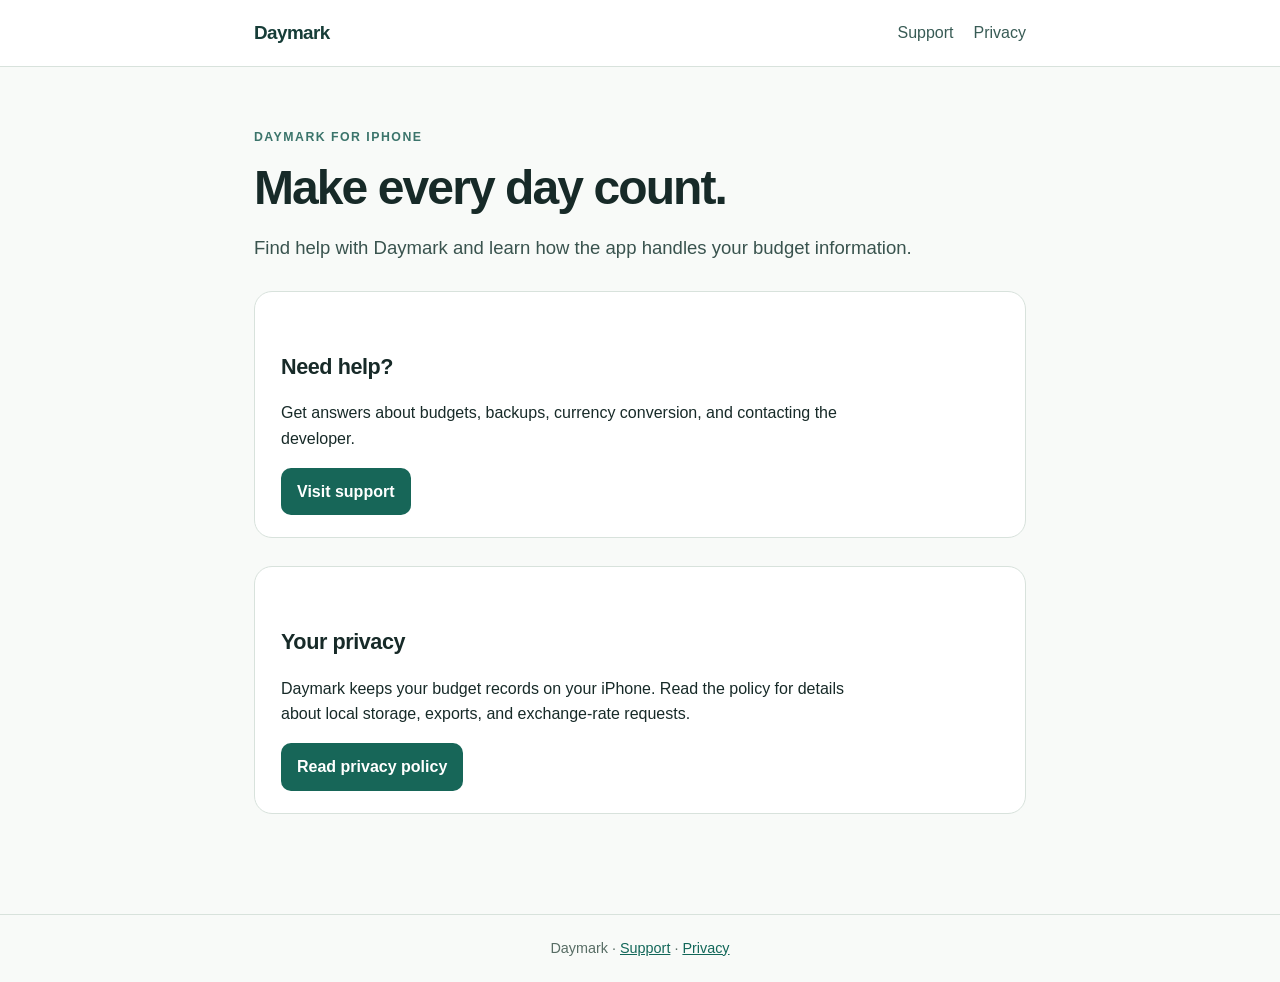
<file: index.html>
<!doctype html><html lang="en"><head><meta charset="utf-8"><meta name="viewport" content="width=device-width,initial-scale=1"><meta name="description" content="Official Daymark support and privacy information."><title>Daymark · Support and privacy</title><link rel="stylesheet" href="style.css"></head><body><header><nav><a class="brand" href="./">Daymark</a><div class="links"><a href="support/">Support</a><a href="privacy/">Privacy</a></div></nav></header><main><p class="eyebrow">Daymark for iPhone</p><h1>Make every day count.</h1><p class="lead">Find help with Daymark and learn how the app handles your budget information.</p><div class="card"><h2>Need help?</h2><p>Get answers about budgets, backups, currency conversion, and contacting the developer.</p><a class="button" href="support/">Visit support</a></div><div class="card"><h2>Your privacy</h2><p>Daymark keeps your budget records on your iPhone. Read the policy for details about local storage, exports, and exchange-rate requests.</p><a class="button" href="privacy/">Read privacy policy</a></div></main><footer>Daymark · <a href="support/">Support</a> · <a href="privacy/">Privacy</a></footer></body></html>
</file>
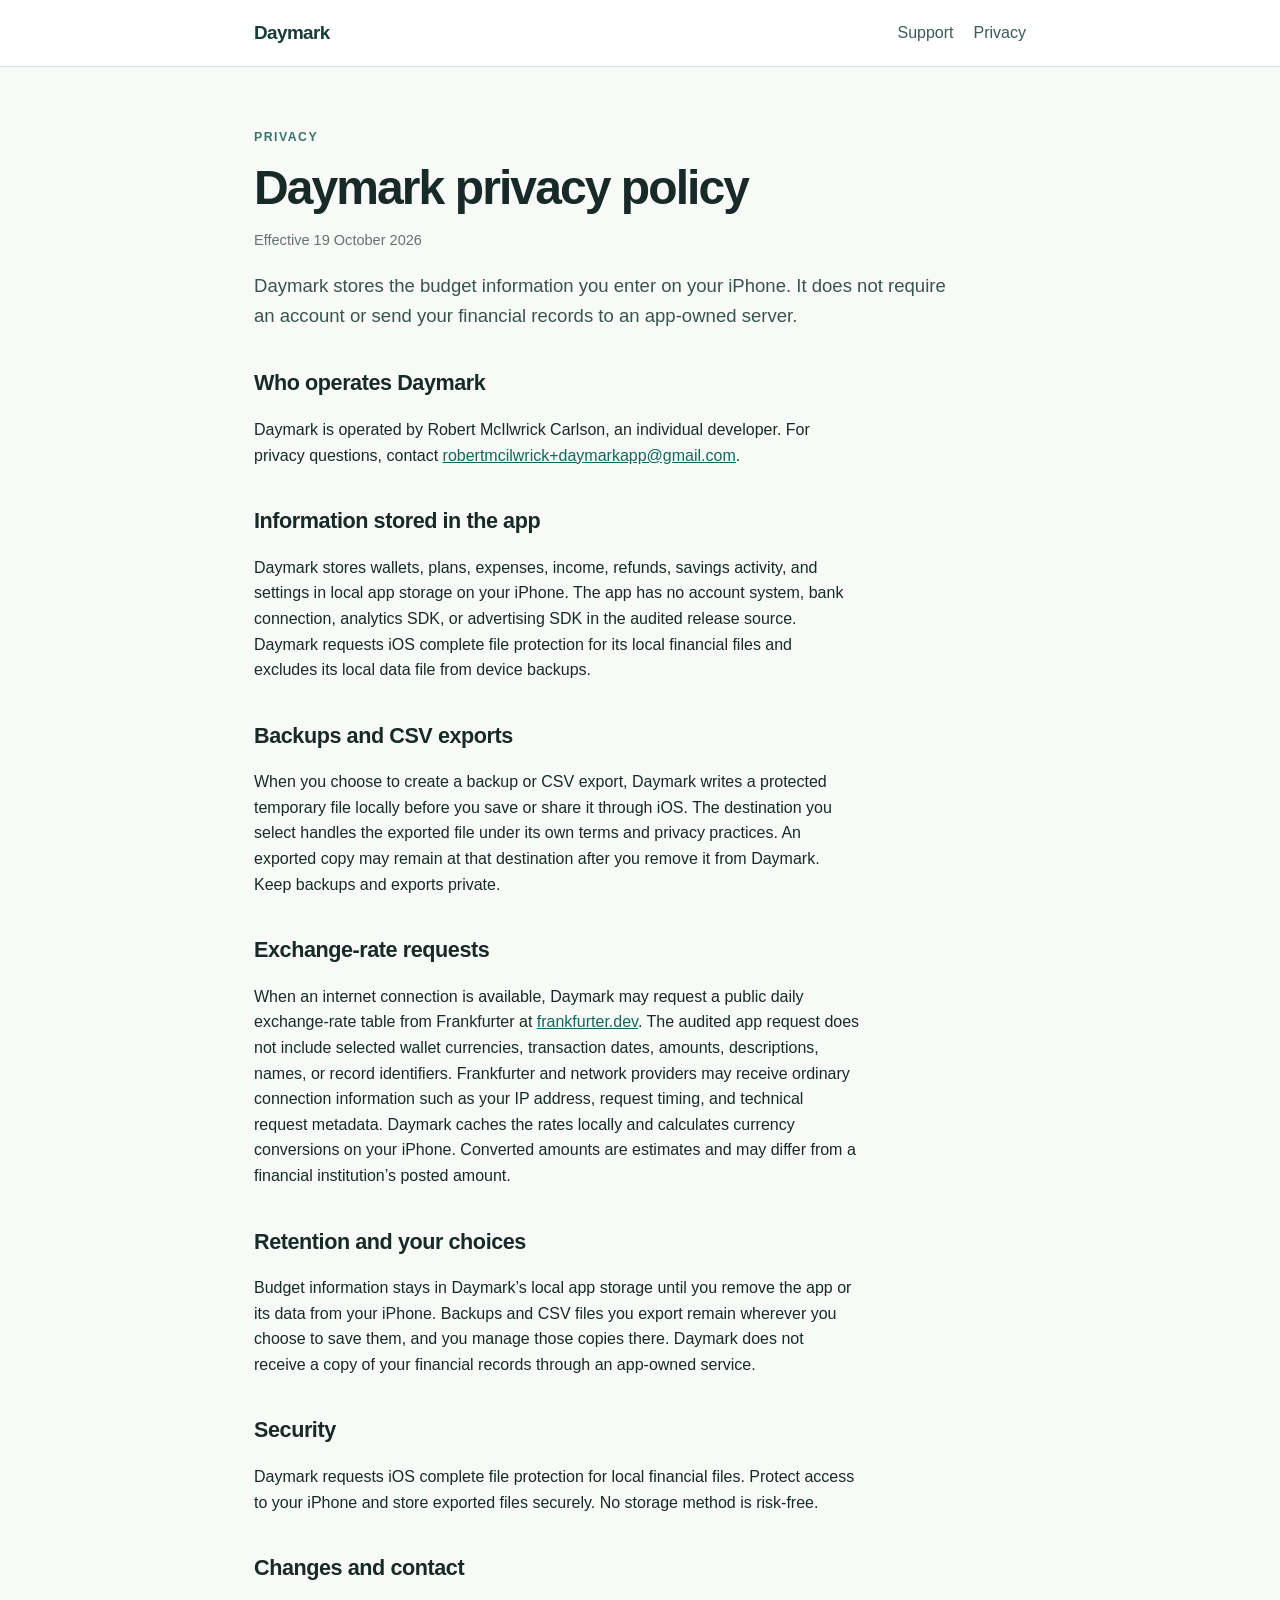
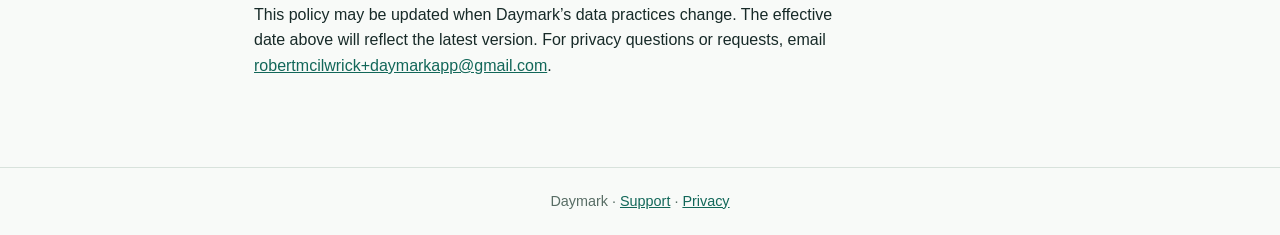
<file: privacy/index.html>
<!doctype html><html lang="en"><head><meta charset="utf-8"><meta name="viewport" content="width=device-width,initial-scale=1"><meta name="description" content="Daymark privacy policy: local budget storage, exports, and exchange-rate requests."><title>Privacy policy · Daymark</title><link rel="stylesheet" href="../style.css"></head><body><header><nav><a class="brand" href="../">Daymark</a><div class="links"><a href="../support/">Support</a><a href="../privacy/" aria-current="page">Privacy</a></div></nav></header><main><p class="eyebrow">Privacy</p><h1>Daymark privacy policy</h1><p class="meta">Effective 19 October 2026</p><p class="lead">Daymark stores the budget information you enter on your iPhone. It does not require an account or send your financial records to an app-owned server.</p><h2>Who operates Daymark</h2><p>Daymark is operated by Robert McIlwrick Carlson, an individual developer. For privacy questions, contact <a href="mailto:robertmcilwrick+daymarkapp@gmail.com">robertmcilwrick+daymarkapp@gmail.com</a>.</p><h2>Information stored in the app</h2><p>Daymark stores wallets, plans, expenses, income, refunds, savings activity, and settings in local app storage on your iPhone. The app has no account system, bank connection, analytics SDK, or advertising SDK in the audited release source. Daymark requests iOS complete file protection for its local financial files and excludes its local data file from device backups.</p><h2>Backups and CSV exports</h2><p>When you choose to create a backup or CSV export, Daymark writes a protected temporary file locally before you save or share it through iOS. The destination you select handles the exported file under its own terms and privacy practices. An exported copy may remain at that destination after you remove it from Daymark. Keep backups and exports private.</p><h2>Exchange-rate requests</h2><p>When an internet connection is available, Daymark may request a public daily exchange-rate table from Frankfurter at <a href="https://frankfurter.dev/">frankfurter.dev</a>. The audited app request does not include selected wallet currencies, transaction dates, amounts, descriptions, names, or record identifiers. Frankfurter and network providers may receive ordinary connection information such as your IP address, request timing, and technical request metadata. Daymark caches the rates locally and calculates currency conversions on your iPhone. Converted amounts are estimates and may differ from a financial institution’s posted amount.</p><h2>Retention and your choices</h2><p>Budget information stays in Daymark’s local app storage until you remove the app or its data from your iPhone. Backups and CSV files you export remain wherever you choose to save them, and you manage those copies there. Daymark does not receive a copy of your financial records through an app-owned service.</p><h2>Security</h2><p>Daymark requests iOS complete file protection for local financial files. Protect access to your iPhone and store exported files securely. No storage method is risk-free.</p><h2>Changes and contact</h2><p>This policy may be updated when Daymark’s data practices change. The effective date above will reflect the latest version. For privacy questions or requests, email <a href="mailto:robertmcilwrick+daymarkapp@gmail.com">robertmcilwrick+daymarkapp@gmail.com</a>.</p></main><footer>Daymark · <a href="../support/">Support</a> · <a href="../privacy/">Privacy</a></footer></body></html>
</file>
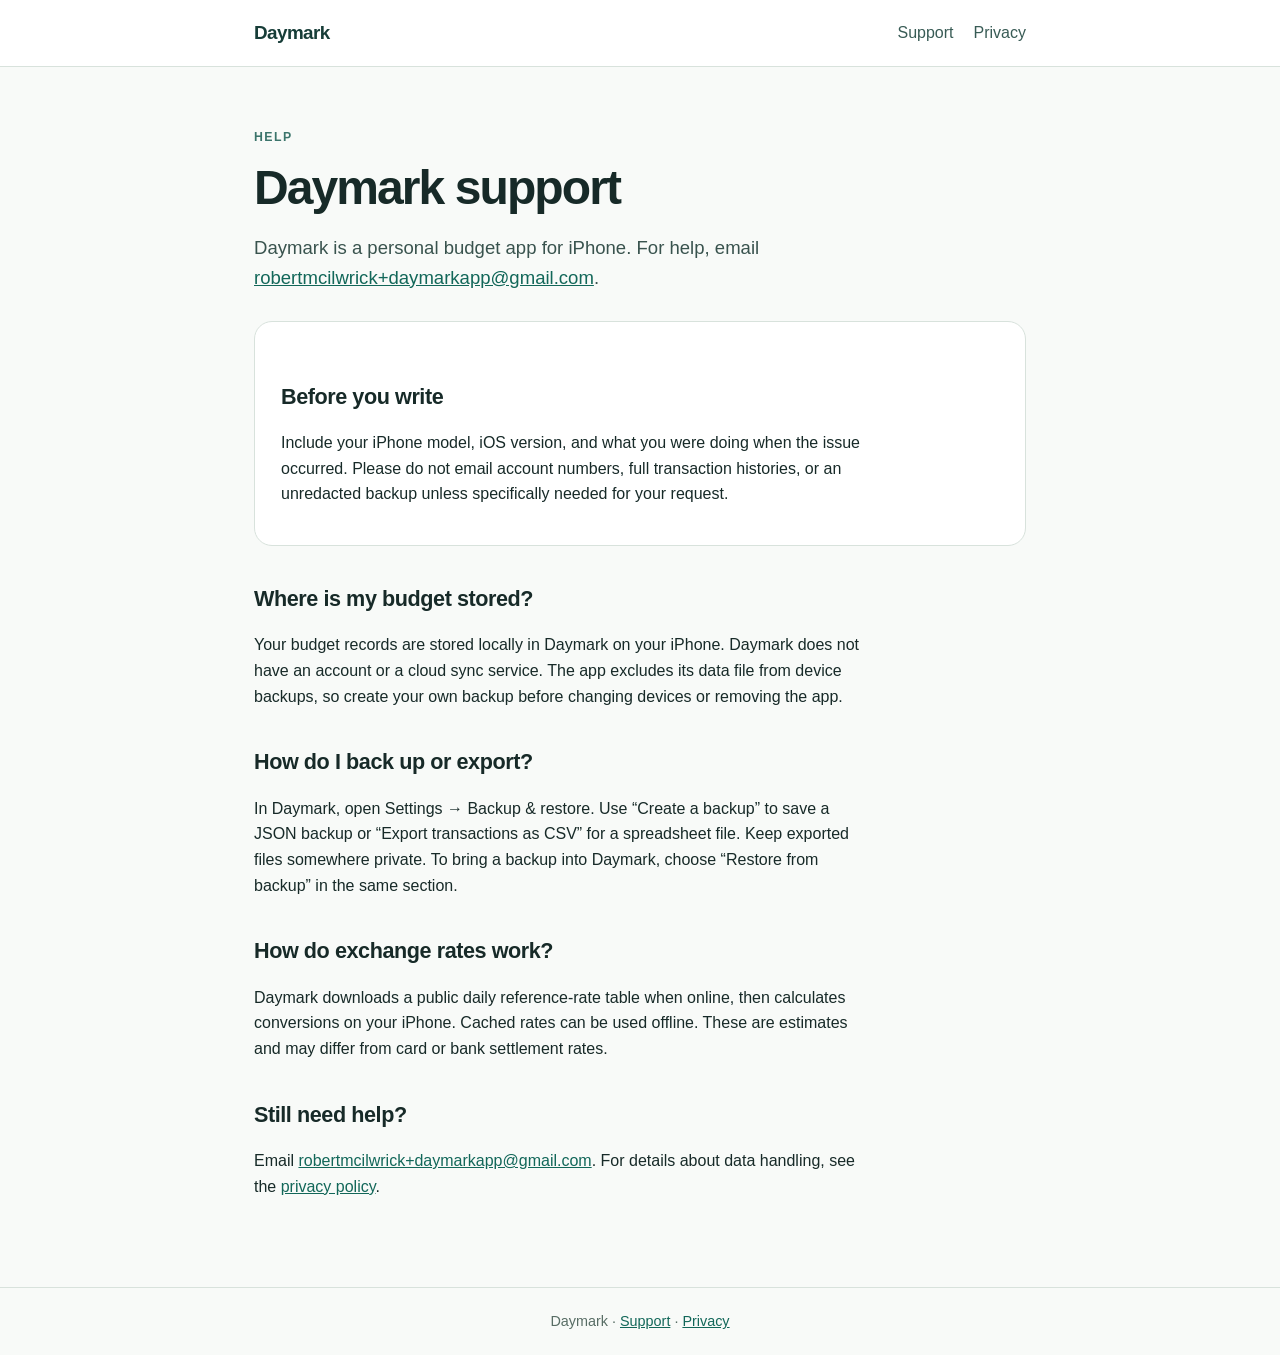
<file: support/index.html>
<!doctype html><html lang="en"><head><meta charset="utf-8"><meta name="viewport" content="width=device-width,initial-scale=1"><meta name="description" content="Help and contact information for the Daymark iPhone app."><title>Support · Daymark</title><link rel="stylesheet" href="../style.css"></head><body><header><nav><a class="brand" href="../">Daymark</a><div class="links"><a href="../support/" aria-current="page">Support</a><a href="../privacy/">Privacy</a></div></nav></header><main><p class="eyebrow">Help</p><h1>Daymark support</h1><p class="lead">Daymark is a personal budget app for iPhone. For help, email <a href="mailto:robertmcilwrick+daymarkapp@gmail.com">robertmcilwrick+daymarkapp@gmail.com</a>.</p><div class="card"><h2>Before you write</h2><p>Include your iPhone model, iOS version, and what you were doing when the issue occurred. Please do not email account numbers, full transaction histories, or an unredacted backup unless specifically needed for your request.</p></div><h2>Where is my budget stored?</h2><p>Your budget records are stored locally in Daymark on your iPhone. Daymark does not have an account or a cloud sync service. The app excludes its data file from device backups, so create your own backup before changing devices or removing the app.</p><h2>How do I back up or export?</h2><p>In Daymark, open Settings → Backup &amp; restore. Use “Create a backup” to save a JSON backup or “Export transactions as CSV” for a spreadsheet file. Keep exported files somewhere private. To bring a backup into Daymark, choose “Restore from backup” in the same section.</p><h2>How do exchange rates work?</h2><p>Daymark downloads a public daily reference-rate table when online, then calculates conversions on your iPhone. Cached rates can be used offline. These are estimates and may differ from card or bank settlement rates.</p><h2>Still need help?</h2><p>Email <a href="mailto:robertmcilwrick+daymarkapp@gmail.com">robertmcilwrick+daymarkapp@gmail.com</a>. For details about data handling, see the <a href="../privacy/">privacy policy</a>.</p></main><footer>Daymark · <a href="../support/">Support</a> · <a href="../privacy/">Privacy</a></footer></body></html>
</file>
<file: style.css>
:root{color-scheme:light dark;font-family:-apple-system,BlinkMacSystemFont,"Segoe UI",sans-serif;line-height:1.6;background:#f8faf8;color:#172a28}*{box-sizing:border-box}body{margin:0}header{border-bottom:1px solid #d8e2dc;background:#fff}nav{max-width:820px;margin:auto;padding:18px 24px;display:flex;justify-content:space-between;align-items:center;gap:16px}.brand{font-size:1.18rem;font-weight:750;letter-spacing:-.03em;color:#173d38;text-decoration:none}.links{display:flex;gap:20px}.links a{color:#385b55;text-decoration:none}main{max-width:820px;margin:0 auto;padding:48px 24px 72px}h1{font-size:clamp(2rem,5vw,3rem);line-height:1.15;letter-spacing:-.04em;margin:0 0 12px}h2{font-size:1.35rem;letter-spacing:-.02em;margin:36px 0 8px}p,li{max-width:68ch}.eyebrow{font-weight:700;text-transform:uppercase;letter-spacing:.12em;font-size:.77rem;color:#3b746b}.lead{font-size:1.16rem;color:#39534e}.card{background:white;border:1px solid #d8e2dc;border-radius:18px;padding:22px 26px;margin:28px 0}.button{display:inline-block;background:#176658;color:#fff;padding:11px 16px;border-radius:10px;text-decoration:none;font-weight:650}.meta{color:#64736e;font-size:.91rem}a{color:#126759}footer{border-top:1px solid #d8e2dc;color:#586d65;font-size:.9rem;padding:22px 24px;text-align:center}@media(prefers-color-scheme:dark){:root{background:#101b19;color:#e5efeb}header,.card{background:#172521;border-color:#30413c}.brand{color:#e6f5ef}.links a,.lead{color:#c2d5cd}.meta,footer{color:#b0c2b9}footer{border-color:#30413c}a{color:#87d8c1}}
</file>
